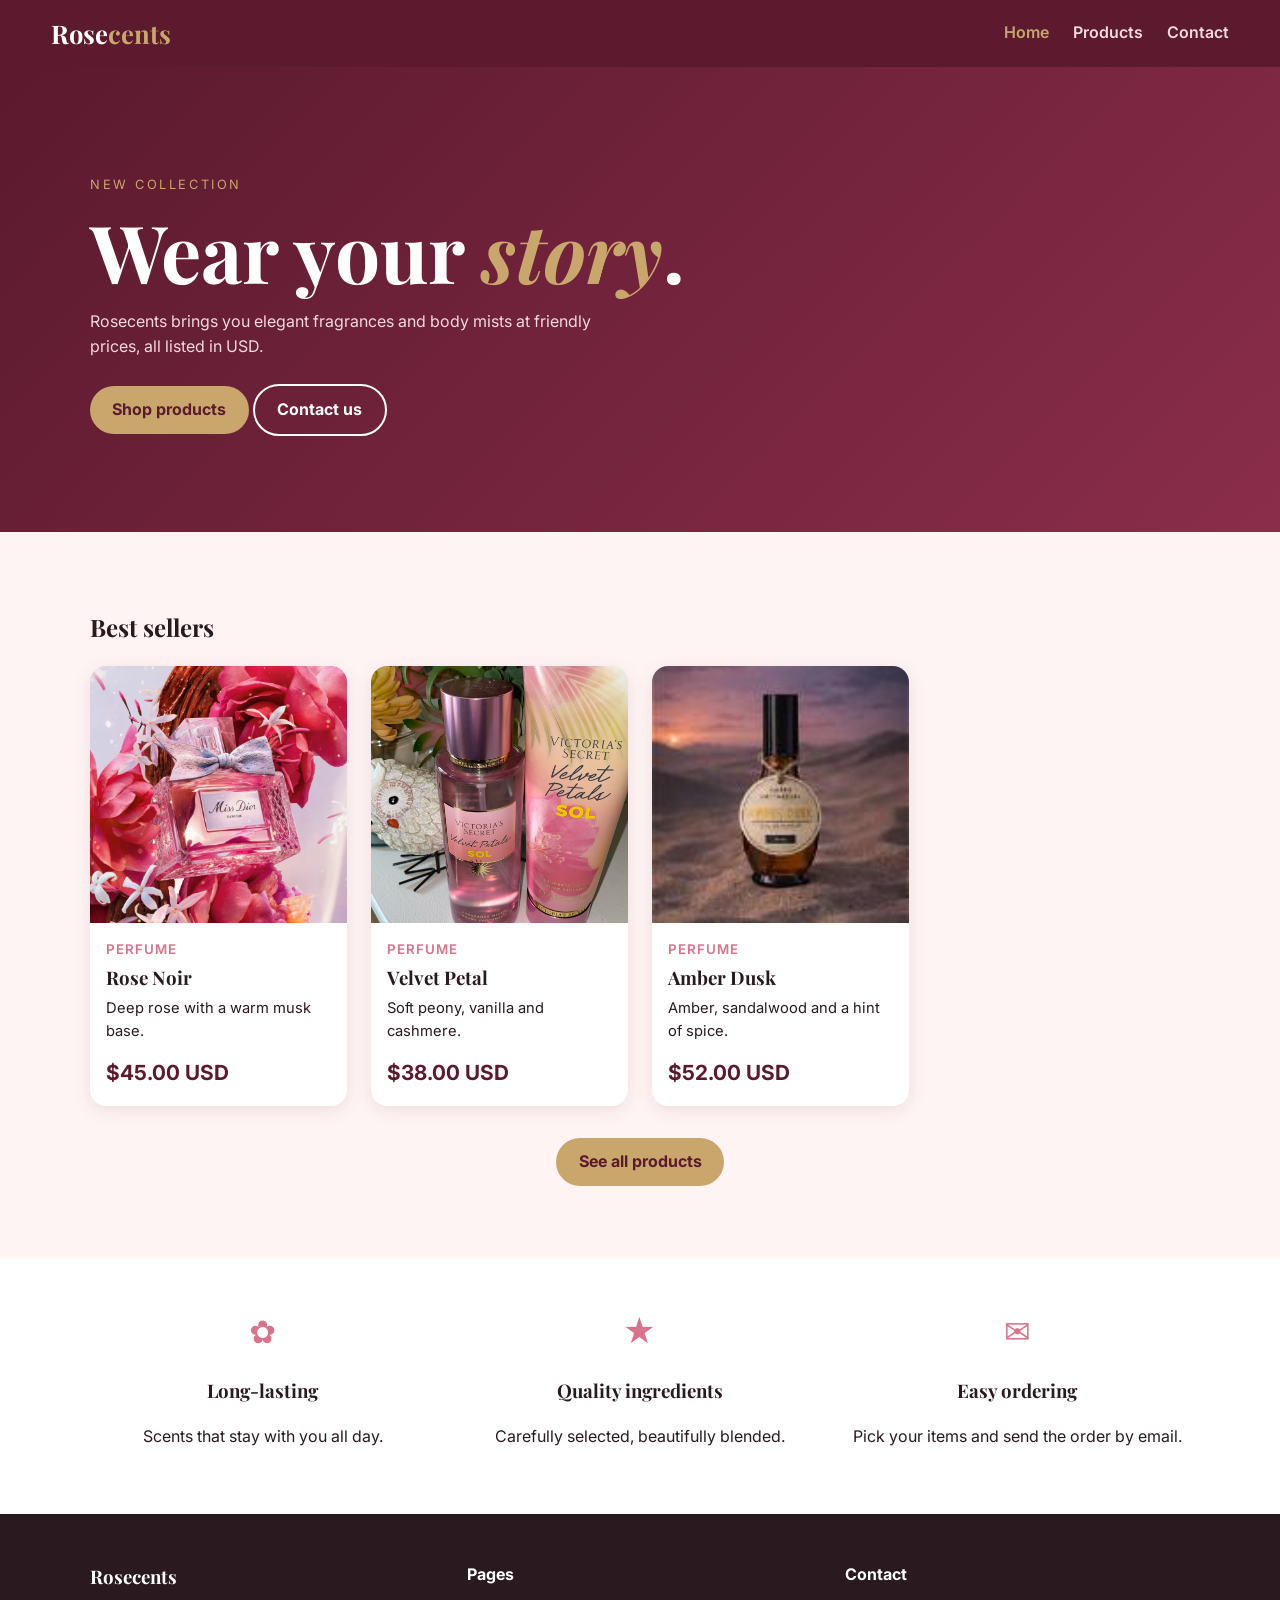
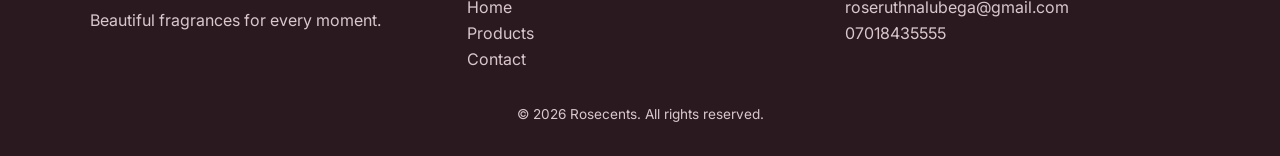
<file: index.html>
<!DOCTYPE html>
<html lang="en"><head>
<meta charset="UTF-8"><meta name="viewport" content="width=device-width, initial-scale=1">
<title>Home | Rosecents</title>
<meta name="description" content="Rosecents: fragrances with prices in USD.">
<link href="https://fonts.googleapis.com/css2?family=Playfair+Display:wght@600;700&family=Inter:wght@400;600&display=swap" rel="stylesheet">
<link href="css/style.css" rel="stylesheet"></head>
<body>

<nav class="nav"><a class="logo" href="index.html">Rose<span>cents</span></a>
<button class="burger" id="burger" aria-label="Menu" aria-expanded="false">&#9776;</button>
<ul id="menu">
<li><a class="on" href="index.html">Home</a></li>
<li><a href="products.html">Products</a></li>
<li><a href="contact.html">Contact</a></li></ul></nav>

<header class="hero"><div class="wrap"><p class="tag">New collection</p>
<h1>Wear your <em>story</em>.</h1>
<p class="lead">Rosecents brings you elegant fragrances and body mists at friendly prices, all listed in USD.</p>
<a class="btn" href="products.html">Shop products</a>
<a class="btn ghost" href="contact.html">Contact us</a></div></header>

<main>
<section class="wrap sec"><h2>Best sellers</h2><div class="grid" id="featured"></div>
<p class="center"><a class="btn" href="products.html">See all products</a></p></section>
<section class="band"><div class="wrap three">
<div><b>&#10047;</b><h3>Long-lasting</h3><p>Scents that stay with you all day.</p></div>
<div><b>&#9733;</b><h3>Quality ingredients</h3><p>Carefully selected, beautifully blended.</p></div>
<div><b>&#9993;</b><h3>Easy ordering</h3><p>Pick your items and send the order by email.</p></div></div></section>
</main>

<footer><div class="wrap fgrid">
<div><h3>Rosecents</h3><p>Beautiful fragrances for every moment.</p></div>
<div><h4>Pages</h4><a href="index.html">Home</a><a href="products.html">Products</a><a href="contact.html">Contact</a></div>
<div><h4>Contact</h4><a href="mailto:roseruthnalubega@gmail.com">roseruthnalubega@gmail.com</a><a href="tel:07018435555">07018435555</a></div></div>
<p class="copy">&copy; <span id="yr">2026</span> Rosecents. All rights reserved.</p></footer>
<script src="js/main.js"></script></body></html>
</file>
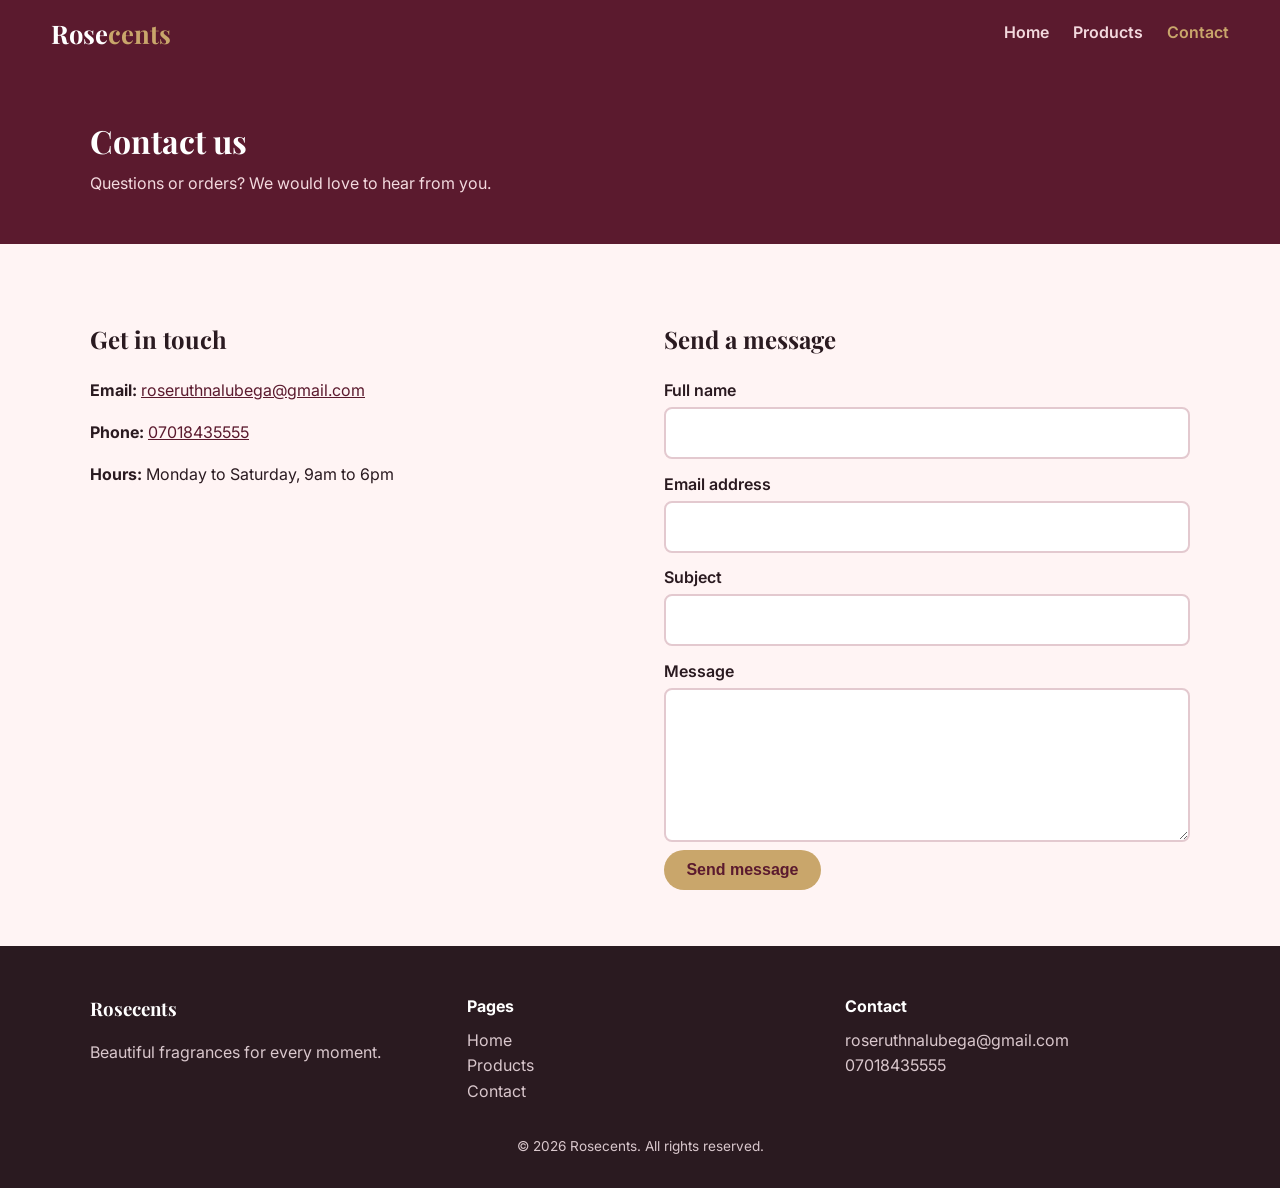
<file: contact.html>
<!DOCTYPE html>
<html lang="en"><head>
<meta charset="UTF-8"><meta name="viewport" content="width=device-width, initial-scale=1">
<title>Contact | Rosecents</title>
<meta name="description" content="Rosecents: fragrances with prices in USD.">
<link href="https://fonts.googleapis.com/css2?family=Playfair+Display:wght@600;700&family=Inter:wght@400;600&display=swap" rel="stylesheet">
<link href="css/style.css" rel="stylesheet"></head>
<body>

<nav class="nav"><a class="logo" href="index.html">Rose<span>cents</span></a>
<button class="burger" id="burger" aria-label="Menu" aria-expanded="false">&#9776;</button>
<ul id="menu">
<li><a href="index.html">Home</a></li>
<li><a href="products.html">Products</a></li>
<li><a class="on" href="contact.html">Contact</a></li></ul></nav>

<header class="phead"><div class="wrap"><h1>Contact us</h1><p>Questions or orders? We would love to hear from you.</p></div></header>

<main class="wrap sec two">
<div><h2>Get in touch</h2>
<p><b>Email:</b> <a href="mailto:roseruthnalubega@gmail.com">roseruthnalubega@gmail.com</a></p>
<p><b>Phone:</b> <a href="tel:07018435555">07018435555</a></p>
<p><b>Hours:</b> Monday to Saturday, 9am to 6pm</p></div>
<div><h2>Send a message</h2>
<p id="sent" class="ok" hidden>Your email app should open with the message ready to send.</p>
<form id="cform" novalidate>
<label for="n">Full name</label><input id="n" required><small class="err">Enter your name.</small>
<label for="e">Email address</label><input id="e" type="email" required><small class="err">Enter a valid email.</small>
<label for="s">Subject</label><input id="s" required><small class="err">Add a subject.</small>
<label for="m">Message</label><textarea id="m" rows="5" required></textarea><small class="err">Write a message.</small>
<button class="btn" type="submit">Send message</button></form></div>
</main>

<footer><div class="wrap fgrid">
<div><h3>Rosecents</h3><p>Beautiful fragrances for every moment.</p></div>
<div><h4>Pages</h4><a href="index.html">Home</a><a href="products.html">Products</a><a href="contact.html">Contact</a></div>
<div><h4>Contact</h4><a href="mailto:roseruthnalubega@gmail.com">roseruthnalubega@gmail.com</a><a href="tel:07018435555">07018435555</a></div></div>
<p class="copy">&copy; <span id="yr">2026</span> Rosecents. All rights reserved.</p></footer>
<script src="js/main.js"></script></body></html>
</file>
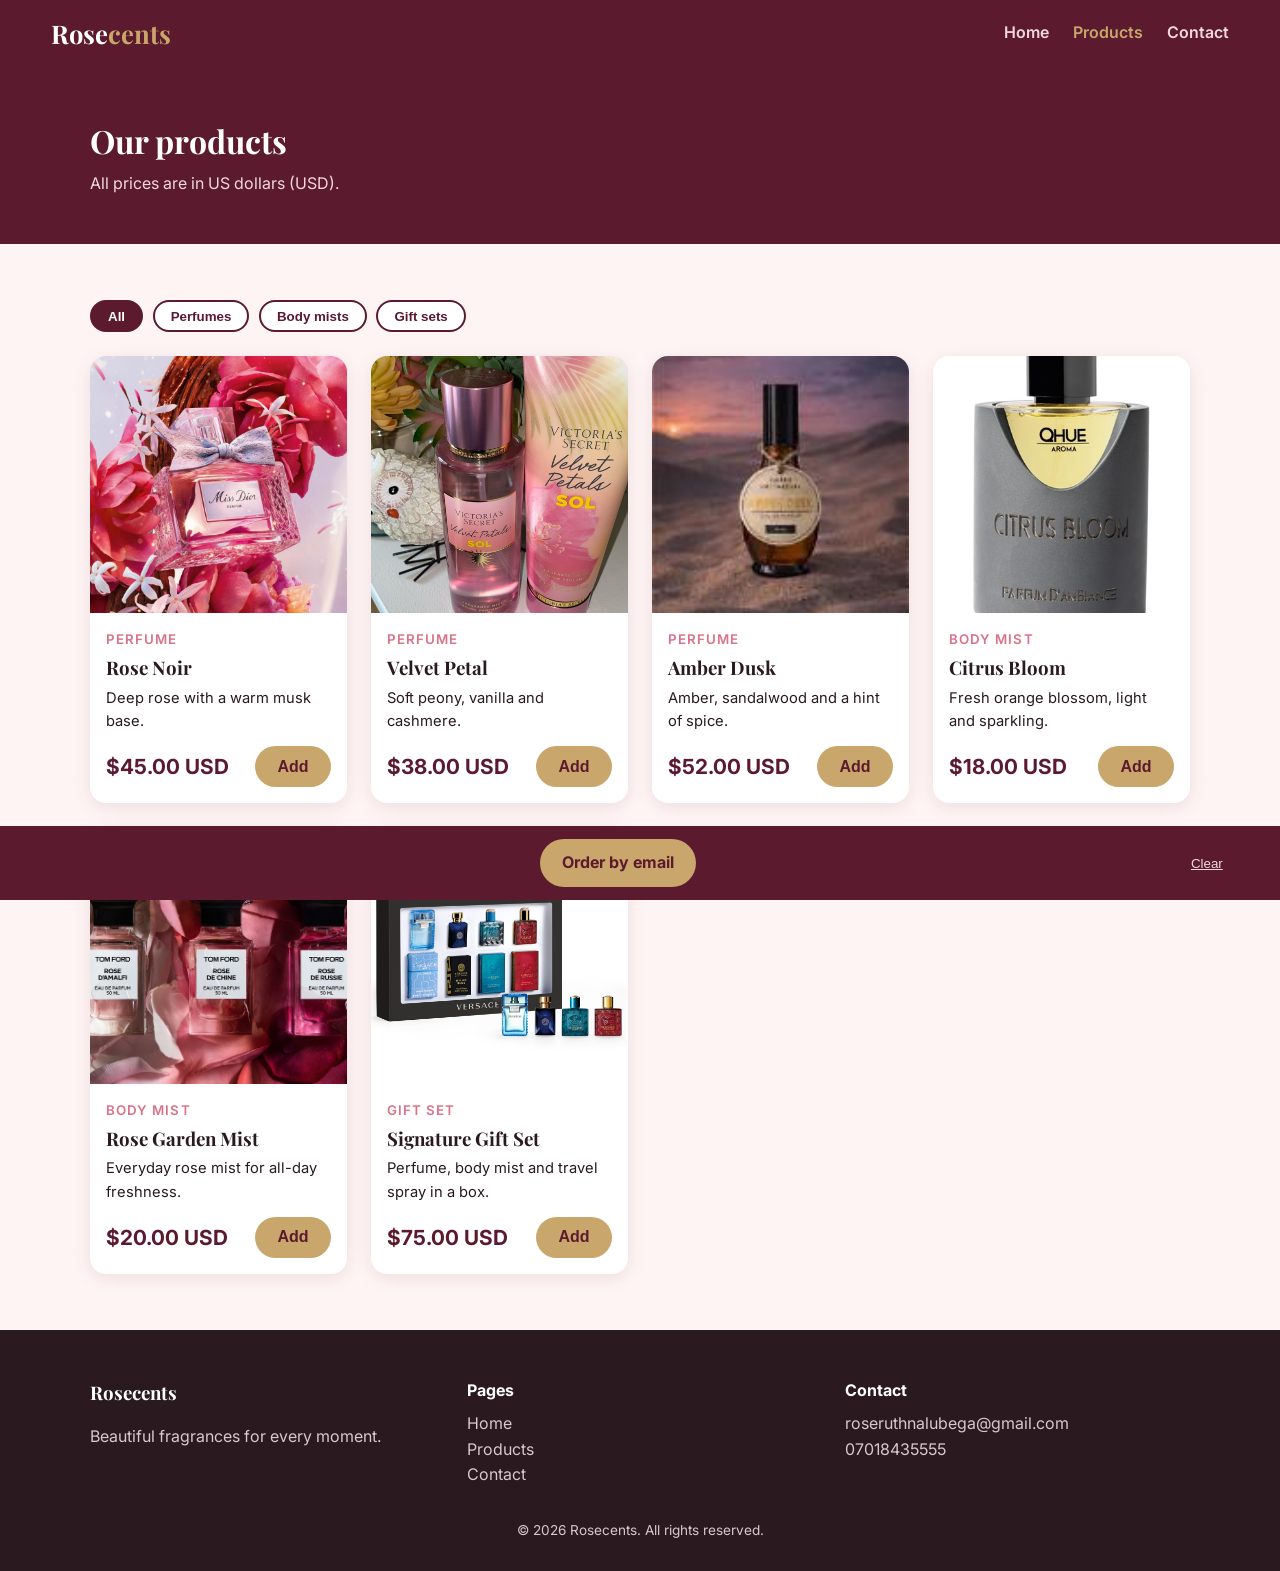
<file: products.html>
<!DOCTYPE html>
<html lang="en"><head>
<meta charset="UTF-8"><meta name="viewport" content="width=device-width, initial-scale=1">
<title>Products | Rosecents</title>
<meta name="description" content="Rosecents: fragrances with prices in USD.">
<link href="https://fonts.googleapis.com/css2?family=Playfair+Display:wght@600;700&family=Inter:wght@400;600&display=swap" rel="stylesheet">
<link href="css/style.css" rel="stylesheet"></head>
<body>

<nav class="nav"><a class="logo" href="index.html">Rose<span>cents</span></a>
<button class="burger" id="burger" aria-label="Menu" aria-expanded="false">&#9776;</button>
<ul id="menu">
<li><a href="index.html">Home</a></li>
<li><a class="on" href="products.html">Products</a></li>
<li><a href="contact.html">Contact</a></li></ul></nav>

<header class="phead"><div class="wrap"><h1>Our products</h1><p>All prices are in US dollars (USD).</p></div></header>

<main class="wrap sec">
<div class="filters" role="group" aria-label="Filter products">
<button class="chip on" data-f="all">All</button>
<button class="chip" data-f="Perfume">Perfumes</button>
<button class="chip" data-f="Body mist">Body mists</button>
<button class="chip" data-f="Gift set">Gift sets</button></div>
<div class="grid" id="products"></div>
</main>

<aside class="cart" id="cart" hidden><span id="cartInfo"></span>
<a class="btn" id="orderBtn" href="#">Order by email</a>
<button class="link" id="clearBtn">Clear</button></aside>

<footer><div class="wrap fgrid">
<div><h3>Rosecents</h3><p>Beautiful fragrances for every moment.</p></div>
<div><h4>Pages</h4><a href="index.html">Home</a><a href="products.html">Products</a><a href="contact.html">Contact</a></div>
<div><h4>Contact</h4><a href="mailto:roseruthnalubega@gmail.com">roseruthnalubega@gmail.com</a><a href="tel:07018435555">07018435555</a></div></div>
<p class="copy">&copy; <span id="yr">2026</span> Rosecents. All rights reserved.</p></footer>
<script src="js/main.js"></script></body></html>
</file>
<file: css/style.css>
:root{--wine:#5B1A2E;--rose:#D9738A;--blush:#FFF4F4;--gold:#C9A66B;--ink:#2A1A20}
*{box-sizing:border-box}
body{margin:0;font-family:'Inter',system-ui,sans-serif;color:var(--ink);background:var(--blush);line-height:1.6}
h1,h2,h3,.logo{font-family:'Playfair Display',serif}
img{max-width:100%;display:block}a{color:var(--wine)}
.wrap{width:min(1100px,92%);margin:auto}.sec{padding:3.5rem 0}.center{text-align:center;margin-top:2rem}

/* Navbar */
.nav{position:sticky;top:0;z-index:10;background:var(--wine);display:flex;align-items:center;justify-content:space-between;padding:.8rem 4%}
.logo{color:#fff;font-size:1.6rem;text-decoration:none;font-weight:700}.logo span{color:var(--gold)}
.nav ul{display:flex;gap:1.5rem;list-style:none;margin:0;padding:0}
.nav li a{color:#f3d9de;text-decoration:none;font-weight:600}
.nav li a:hover,.nav li a.on{color:var(--gold)}
.burger{display:none;background:none;border:0;color:#fff;font-size:1.8rem;cursor:pointer}

/* Buttons */
.btn{display:inline-block;background:var(--gold);color:var(--wine);padding:.7rem 1.4rem;border:0;border-radius:2rem;font-weight:700;text-decoration:none;cursor:pointer;font-size:1rem}
.btn:hover{background:#dbb97c}.btn.ghost{background:transparent;color:#fff;border:2px solid #fff}

/* Hero and page headers */
.hero{background:linear-gradient(135deg,var(--wine),#8A2D4A);color:#fff;padding:6rem 0}
.hero h1{font-size:clamp(2.6rem,8vw,5rem);margin:.3rem 0;line-height:1.05}
.hero em{color:var(--gold)}.tag{text-transform:uppercase;letter-spacing:.2em;font-size:.8rem;color:var(--gold)}
.lead{max-width:32rem;color:#f3d9de;margin-bottom:1.5rem}
.phead{background:var(--wine);color:#fff;padding:3rem 0}.phead h1{margin:0}.phead p{color:#f3d9de;margin:.3rem 0 0}

/* Product cards */
.grid{display:grid;grid-template-columns:repeat(auto-fill,minmax(250px,1fr));gap:1.5rem}
.card{background:#fff;border-radius:1rem;overflow:hidden;box-shadow:0 4px 18px rgba(91,26,46,.1);display:flex;flex-direction:column;transition:transform .2s}
.card:hover{transform:translateY(-5px)}
.card img{aspect-ratio:1;object-fit:cover;width:100%}
.card .in{padding:1rem;display:flex;flex-direction:column;flex:1}
.card small{color:var(--rose);font-weight:600;text-transform:uppercase;letter-spacing:.08em}
.card h3{margin:.2rem 0}.card p{margin:0 0 .8rem;font-size:.92rem;flex:1}
.row{display:flex;justify-content:space-between;align-items:center}
.price{font-size:1.3rem;font-weight:700;color:var(--wine)}

/* Filters, features, cart */
.filters{display:flex;flex-wrap:wrap;gap:.6rem;margin-bottom:1.5rem}
.chip{border:2px solid var(--wine);background:#fff;color:var(--wine);padding:.4rem 1rem;border-radius:2rem;font-weight:600;cursor:pointer}
.chip.on{background:var(--wine);color:#fff}
.band{background:#fff;padding:3rem 0}
.three{display:grid;grid-template-columns:repeat(auto-fit,minmax(220px,1fr));gap:2rem;text-align:center}
.three b{font-size:2rem;color:var(--rose)}
.cart{position:fixed;bottom:0;left:0;right:0;background:var(--wine);color:#fff;padding:.8rem 4%;display:flex;gap:1rem;align-items:center;justify-content:space-between;z-index:20}
.link{background:none;border:0;color:#f3d9de;text-decoration:underline;cursor:pointer}

/* Contact form */
.two{display:grid;grid-template-columns:repeat(auto-fit,minmax(280px,1fr));gap:3rem}
form label{display:block;margin:.8rem 0 .2rem;font-weight:600}
input,textarea{width:100%;padding:.7rem;border:2px solid #e3c9cf;border-radius:.5rem;font:inherit}
.err{color:#b00020;display:none}.bad+.err{display:block}.bad{border-color:#b00020}
.ok{background:#e6f4ea;padding:.8rem;border-radius:.5rem}

/* Footer */
footer{background:var(--ink);color:#d9c7cc;padding:3rem 0 1rem}
.fgrid{display:grid;grid-template-columns:repeat(auto-fit,minmax(200px,1fr));gap:2rem}
footer a{display:block;color:#d9c7cc;text-decoration:none}footer a:hover{color:var(--gold)}
footer h3,footer h4{color:#fff;margin:0 0 .5rem}
.copy{text-align:center;font-size:.85rem;margin-top:2rem}

:focus-visible{outline:3px solid var(--gold);outline-offset:2px}

/* Mobile menu */
@media(max-width:700px){
.burger{display:block}
.nav ul{display:none;position:absolute;top:100%;left:0;right:0;background:var(--wine);flex-direction:column;padding:1rem 4%}
.nav ul.open{display:flex}}
</file>
